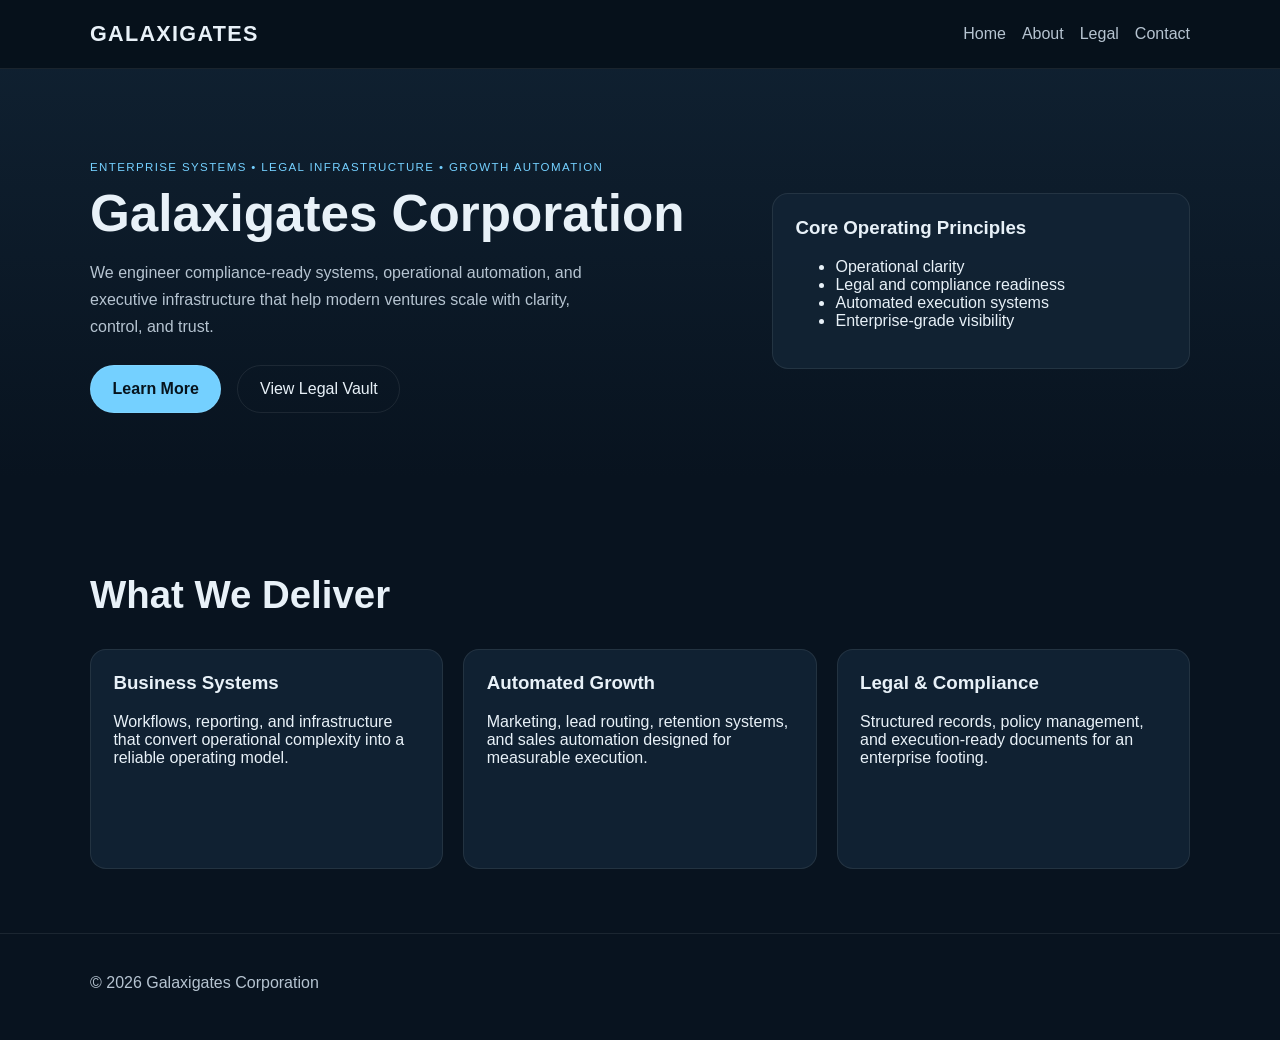
<file: website/index.html>
<!doctype html>
<html lang="en">
  <head>
    <meta charset="utf-8" />
    <meta name="viewport" content="width=device-width, initial-scale=1" />
    <title>Galaxigates Corporation</title>
    <meta name="description" content="Galaxigates Corporation — enterprise automation, legal infrastructure, and digital growth systems." />
    <link rel="stylesheet" href="assets/styles.css" />
  </head>
  <body>
    <header class="topbar">
      <div class="container nav">
        <div class="brand">Galaxigates</div>
        <nav>
          <a href="index.html">Home</a>
          <a href="about.html">About</a>
          <a href="legal.html">Legal</a>
          <a href="contact.html">Contact</a>
        </nav>
      </div>
    </header>

    <main>
      <section class="hero">
        <div class="container split">
          <div>
            <p class="eyebrow">Enterprise Systems • Legal Infrastructure • Growth Automation</p>
            <h1>Galaxigates Corporation</h1>
            <p class="lead">We engineer compliance-ready systems, operational automation, and executive infrastructure that help modern ventures scale with clarity, control, and trust.</p>
            <div class="cta-row">
              <a class="btn primary" href="about.html">Learn More</a>
              <a class="btn secondary" href="legal.html">View Legal Vault</a>
            </div>
          </div>
          <div class="card">
            <h3>Core Operating Principles</h3>
            <ul>
              <li>Operational clarity</li>
              <li>Legal and compliance readiness</li>
              <li>Automated execution systems</li>
              <li>Enterprise-grade visibility</li>
            </ul>
          </div>
        </div>
      </section>

      <section class="section">
        <div class="container">
          <h2>What We Deliver</h2>
          <div class="grid three">
            <article class="feature">
              <h3>Business Systems</h3>
              <p>Workflows, reporting, and infrastructure that convert operational complexity into a reliable operating model.</p>
            </article>
            <article class="feature">
              <h3>Automated Growth</h3>
              <p>Marketing, lead routing, retention systems, and sales automation designed for measurable execution.</p>
            </article>
            <article class="feature">
              <h3>Legal & Compliance</h3>
              <p>Structured records, policy management, and execution-ready documents for an enterprise footing.</p>
            </article>
          </div>
        </div>
      </section>
    </main>

    <footer class="footer">
      <div class="container">
        <p>© 2026 Galaxigates Corporation</p>
      </div>
    </footer>
  </body>
</html>
</file>
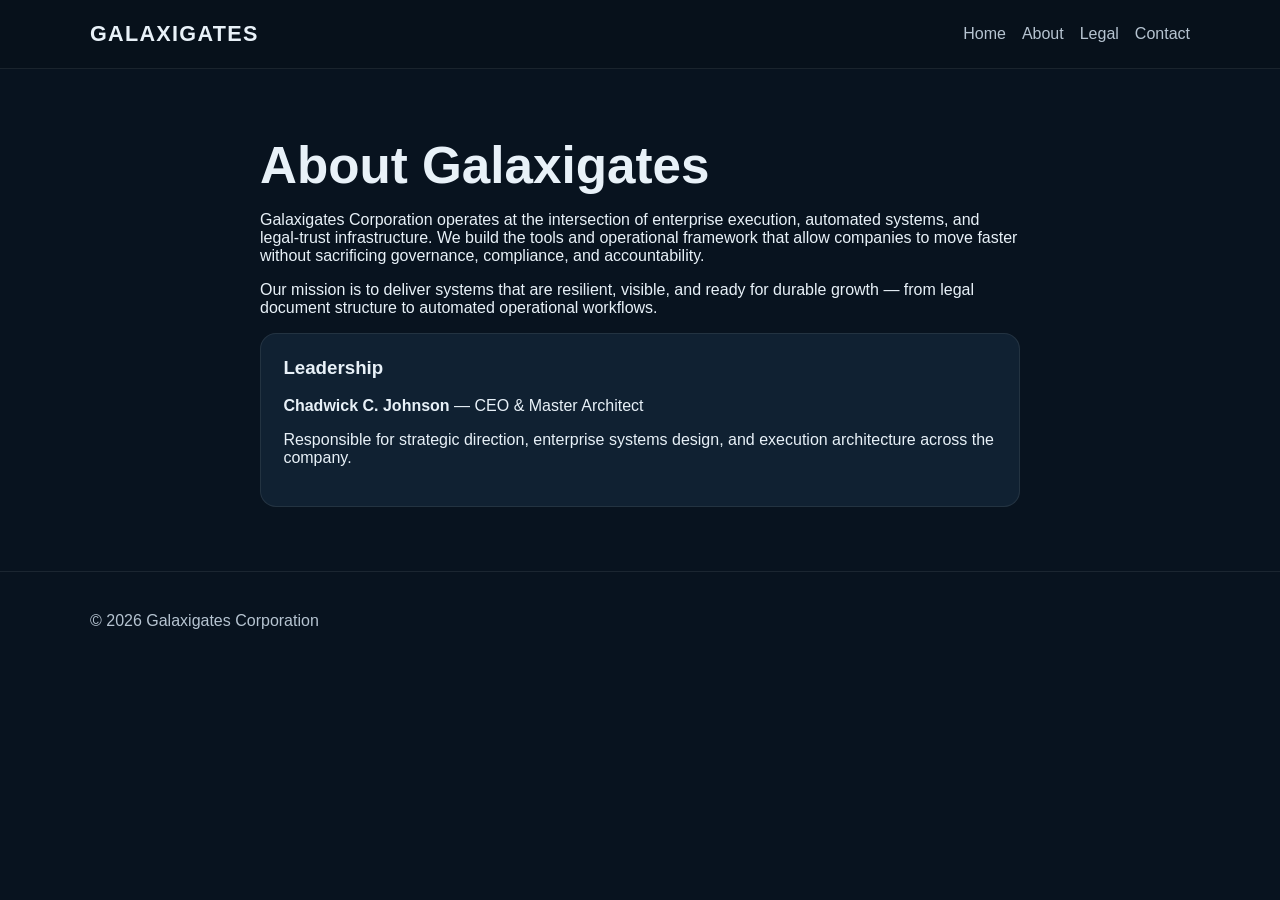
<file: website/about.html>
<!doctype html>
<html lang="en">
  <head>
    <meta charset="utf-8" />
    <meta name="viewport" content="width=device-width, initial-scale=1" />
    <title>About | Galaxigates Corporation</title>
    <meta name="description" content="About Galaxigates Corporation and the operational philosophy behind the enterprise." />
    <link rel="stylesheet" href="assets/styles.css" />
  </head>
  <body>
    <header class="topbar">
      <div class="container nav">
        <div class="brand">Galaxigates</div>
        <nav>
          <a href="index.html">Home</a>
          <a href="about.html">About</a>
          <a href="legal.html">Legal</a>
          <a href="contact.html">Contact</a>
        </nav>
      </div>
    </header>

    <main class="page">
      <div class="container narrow">
        <h1>About Galaxigates</h1>
        <p>Galaxigates Corporation operates at the intersection of enterprise execution, automated systems, and legal-trust infrastructure. We build the tools and operational framework that allow companies to move faster without sacrificing governance, compliance, and accountability.</p>
        <p>Our mission is to deliver systems that are resilient, visible, and ready for durable growth — from legal document structure to automated operational workflows.</p>

        <div class="card">
          <h3>Leadership</h3>
          <p><strong>Chadwick C. Johnson</strong> — CEO & Master Architect</p>
          <p>Responsible for strategic direction, enterprise systems design, and execution architecture across the company.</p>
        </div>
      </div>
    </main>

    <footer class="footer">
      <div class="container">
        <p>© 2026 Galaxigates Corporation</p>
      </div>
    </footer>
  </body>
</html>
</file>
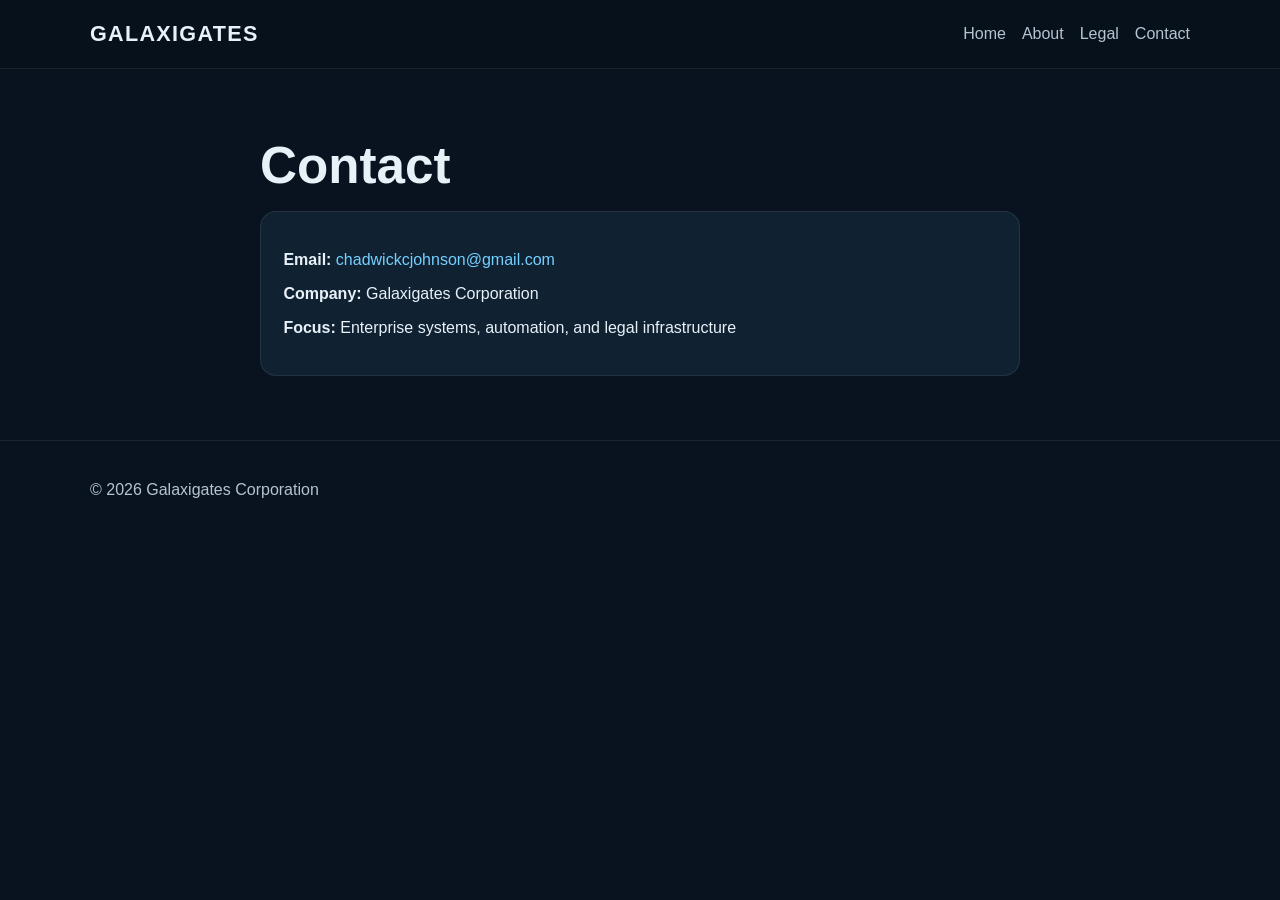
<file: website/contact.html>
<!doctype html>
<html lang="en">
  <head>
    <meta charset="utf-8" />
    <meta name="viewport" content="width=device-width, initial-scale=1" />
    <title>Contact | Galaxigates Corporation</title>
    <meta name="description" content="Contact Galaxigates Corporation." />
    <link rel="stylesheet" href="assets/styles.css" />
  </head>
  <body>
    <header class="topbar">
      <div class="container nav">
        <div class="brand">Galaxigates</div>
        <nav>
          <a href="index.html">Home</a>
          <a href="about.html">About</a>
          <a href="legal.html">Legal</a>
          <a href="contact.html">Contact</a>
        </nav>
      </div>
    </header>

    <main class="page">
      <div class="container narrow">
        <h1>Contact</h1>
        <div class="card">
          <p><strong>Email:</strong> <a href="mailto:chadwickcjohnson@gmail.com">chadwickcjohnson@gmail.com</a></p>
          <p><strong>Company:</strong> Galaxigates Corporation</p>
          <p><strong>Focus:</strong> Enterprise systems, automation, and legal infrastructure</p>
        </div>
      </div>
    </main>

    <footer class="footer">
      <div class="container">
        <p>© 2026 Galaxigates Corporation</p>
      </div>
    </footer>
  </body>
</html>
</file>
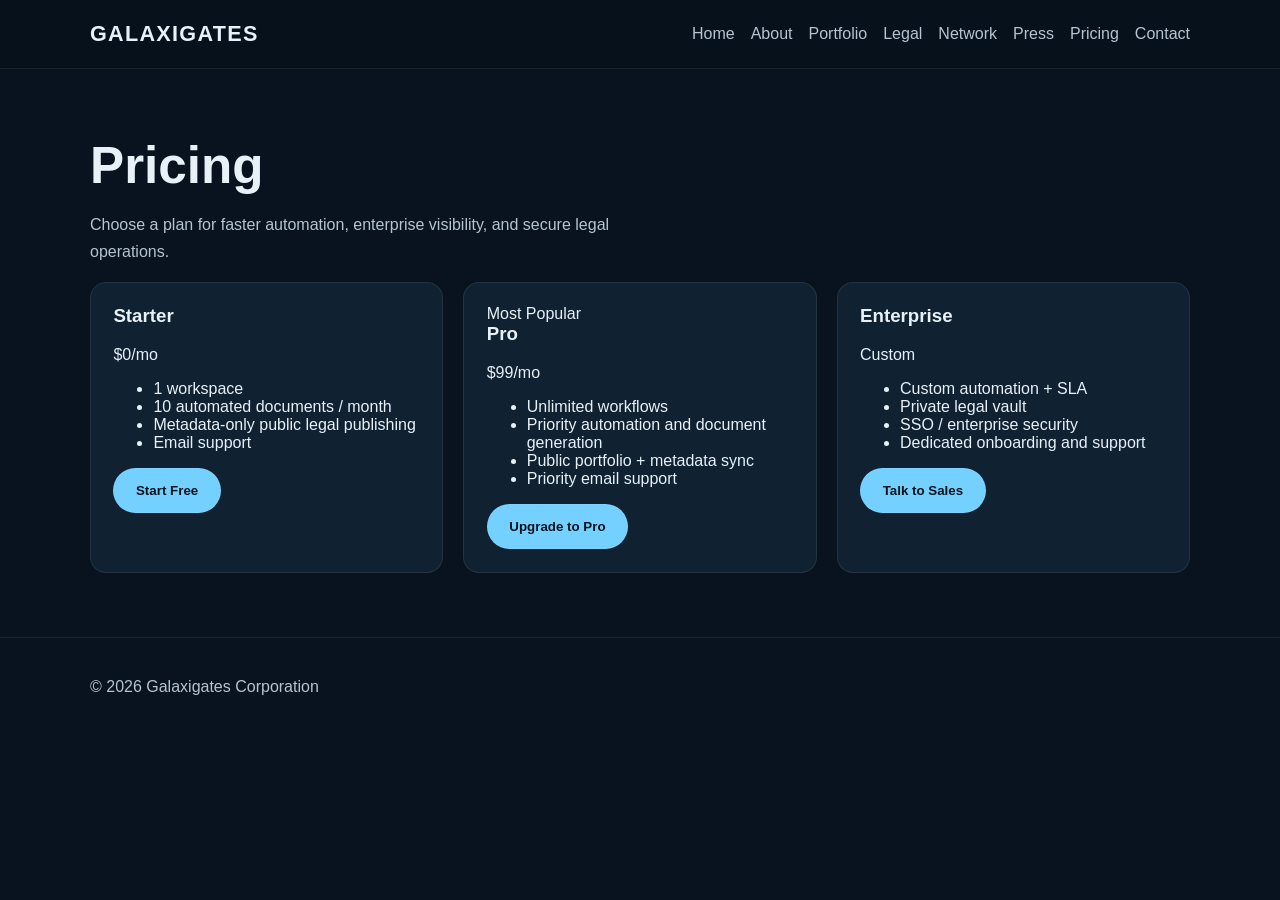
<file: website/pricing.html>
<!doctype html>
<html lang="en">
  <head>
    <meta charset="utf-8" />
    <meta name="viewport" content="width=device-width, initial-scale=1" />
    <title>Pricing | Galaxigates</title>
    <meta name="description" content="Pricing for Galaxigates SaaS, Enterprise automation, and legal vault services." />
    <link rel="stylesheet" href="assets/styles.css" />
    <script defer src="assets/pricing.js"></script>
  </head>
  <body>
    <header class="topbar">
      <div class="container nav">
        <div class="brand">Galaxigates</div>
        <nav>
          <a href="index.html">Home</a>
          <a href="about.html">About</a>
          <a href="portfolio.html">Portfolio</a>
          <a href="legal.html">Legal</a>
          <a href="network.html">Network</a>
          <a href="press.html">Press</a>
          <a href="pricing.html">Pricing</a>
          <a href="contact.html">Contact</a>
        </nav>
      </div>
    </header>

    <main class="page">
      <div class="container">
        <h1>Pricing</h1>
        <p class="lead">Choose a plan for faster automation, enterprise visibility, and secure legal operations.</p>

        <div class="grid three">
          <article class="feature pricing-card">
            <h3>Starter</h3>
            <div class="price">$0<span>/mo</span></div>
            <ul>
              <li>1 workspace</li>
              <li>10 automated documents / month</li>
              <li>Metadata-only public legal publishing</li>
              <li>Email support</li>
            </ul>
            <button class="btn primary checkout-btn" data-checkout-url="mailto:chadwickcjohnson@gmail.com?subject=Galaxigates%20Starter%20Signup">Start Free</button>
          </article>

          <article class="feature pricing-card featured">
            <span class="badge">Most Popular</span>
            <h3>Pro</h3>
            <div class="price">$99<span>/mo</span></div>
            <ul>
              <li>Unlimited workflows</li>
              <li>Priority automation and document generation</li>
              <li>Public portfolio + metadata sync</li>
              <li>Priority email support</li>
            </ul>
            <button class="btn primary checkout-btn" data-checkout-url="https://buy.stripe.com/test_6oE7vH1yH8hV93WcMM">Upgrade to Pro</button>
          </article>

          <article class="feature pricing-card">
            <h3>Enterprise</h3>
            <div class="price">Custom</div>
            <ul>
              <li>Custom automation + SLA</li>
              <li>Private legal vault</li>
              <li>SSO / enterprise security</li>
              <li>Dedicated onboarding and support</li>
            </ul>
            <button class="btn primary checkout-btn" data-checkout-url="mailto:chadwickcjohnson@gmail.com?subject=Galaxigates%20Enterprise%20Inquiry">Talk to Sales</button>
          </article>
        </div>
      </div>
    </main>

    <footer class="footer">
      <div class="container">
        <p>© 2026 Galaxigates Corporation</p>
      </div>
    </footer>
  </body>
</html>
</file>
<file: website/assets/styles.css>
:root {
  --bg: #08131f;
  --panel: #122435;
  --panel-strong: #16314d;
  --text: #e8f1f8;
  --muted: #b6c4d1;
  --accent: #74d0ff;
  --accent-strong: #43a8df;
  --border: rgba(255,255,255,0.08);
}

* { box-sizing: border-box; }
html, body { margin: 0; padding: 0; font-family: Arial, Helvetica, sans-serif; background: var(--bg); color: var(--text); }
a { color: var(--accent); text-decoration: none; }
.container { width: min(1100px, calc(100% - 32px)); margin: 0 auto; }
.topbar { background: rgba(7, 18, 28, 0.92); border-bottom: 1px solid var(--border); position: sticky; top: 0; z-index: 10; }
.nav { display: flex; justify-content: space-between; align-items: center; min-height: 68px; }
.brand { font-size: 1.35rem; font-weight: 700; letter-spacing: 0.06em; text-transform: uppercase; }
nav { display: flex; gap: 1rem; }
nav a { color: var(--muted); }
.hero { padding: 5rem 0 4rem; background: linear-gradient(180deg, rgba(17,35,52,0.8), rgba(8,19,31,1)); }
.split { display: grid; grid-template-columns: 1.4fr 0.9fr; gap: 2rem; align-items: center; }
.eyebrow { color: var(--accent); text-transform: uppercase; letter-spacing: 0.12em; font-size: 0.72rem; }
h1 { font-size: clamp(2.3rem, 4vw, 4rem); margin: 0.2rem 0 1rem; }
h2 { font-size: clamp(1.8rem, 3vw, 2.6rem); }
h3 { margin-top: 0; }
.lead { color: var(--muted); line-height: 1.7; max-width: 60ch; }
.cta-row { display: flex; gap: 1rem; margin-top: 1.5rem; }
.btn { display: inline-block; padding: 0.9rem 1.35rem; border-radius: 999px; border: 1px solid var(--border); }
.btn.primary { background: var(--accent); color: #06131d; font-weight: 700; }
.btn.secondary { background: transparent; color: var(--text); }
.card, .feature { background: rgba(18,36,53,0.9); border: 1px solid var(--border); border-radius: 16px; padding: 1.4rem; }
.section { padding: 4rem 0; }
.grid.three { display: grid; grid-template-columns: repeat(3, minmax(0, 1fr)); gap: 1.25rem; }
.feature { min-height: 220px; }
.page { padding: 4rem 0; }
.narrow { max-width: 760px; }
.doc-list { display: grid; gap: 0.85rem; margin-top: 1.25rem; }
.doc-item { background: rgba(18,36,53,0.9); border: 1px solid var(--border); border-radius: 12px; padding: 1rem 1.1rem; }
.doc-item small { color: var(--muted); }
.footer { border-top: 1px solid var(--border); padding: 1.5rem 0 2rem; color: var(--muted); }
@media (max-width: 760px) {
  .split, .grid.three { grid-template-columns: 1fr; }
  nav { gap: 0.7rem; font-size: 0.9rem; }
  .nav { flex-wrap: wrap; gap: 0.5rem; padding: 0.8rem 0; }
  .cta-row { flex-direction: column; }
}
</file>
